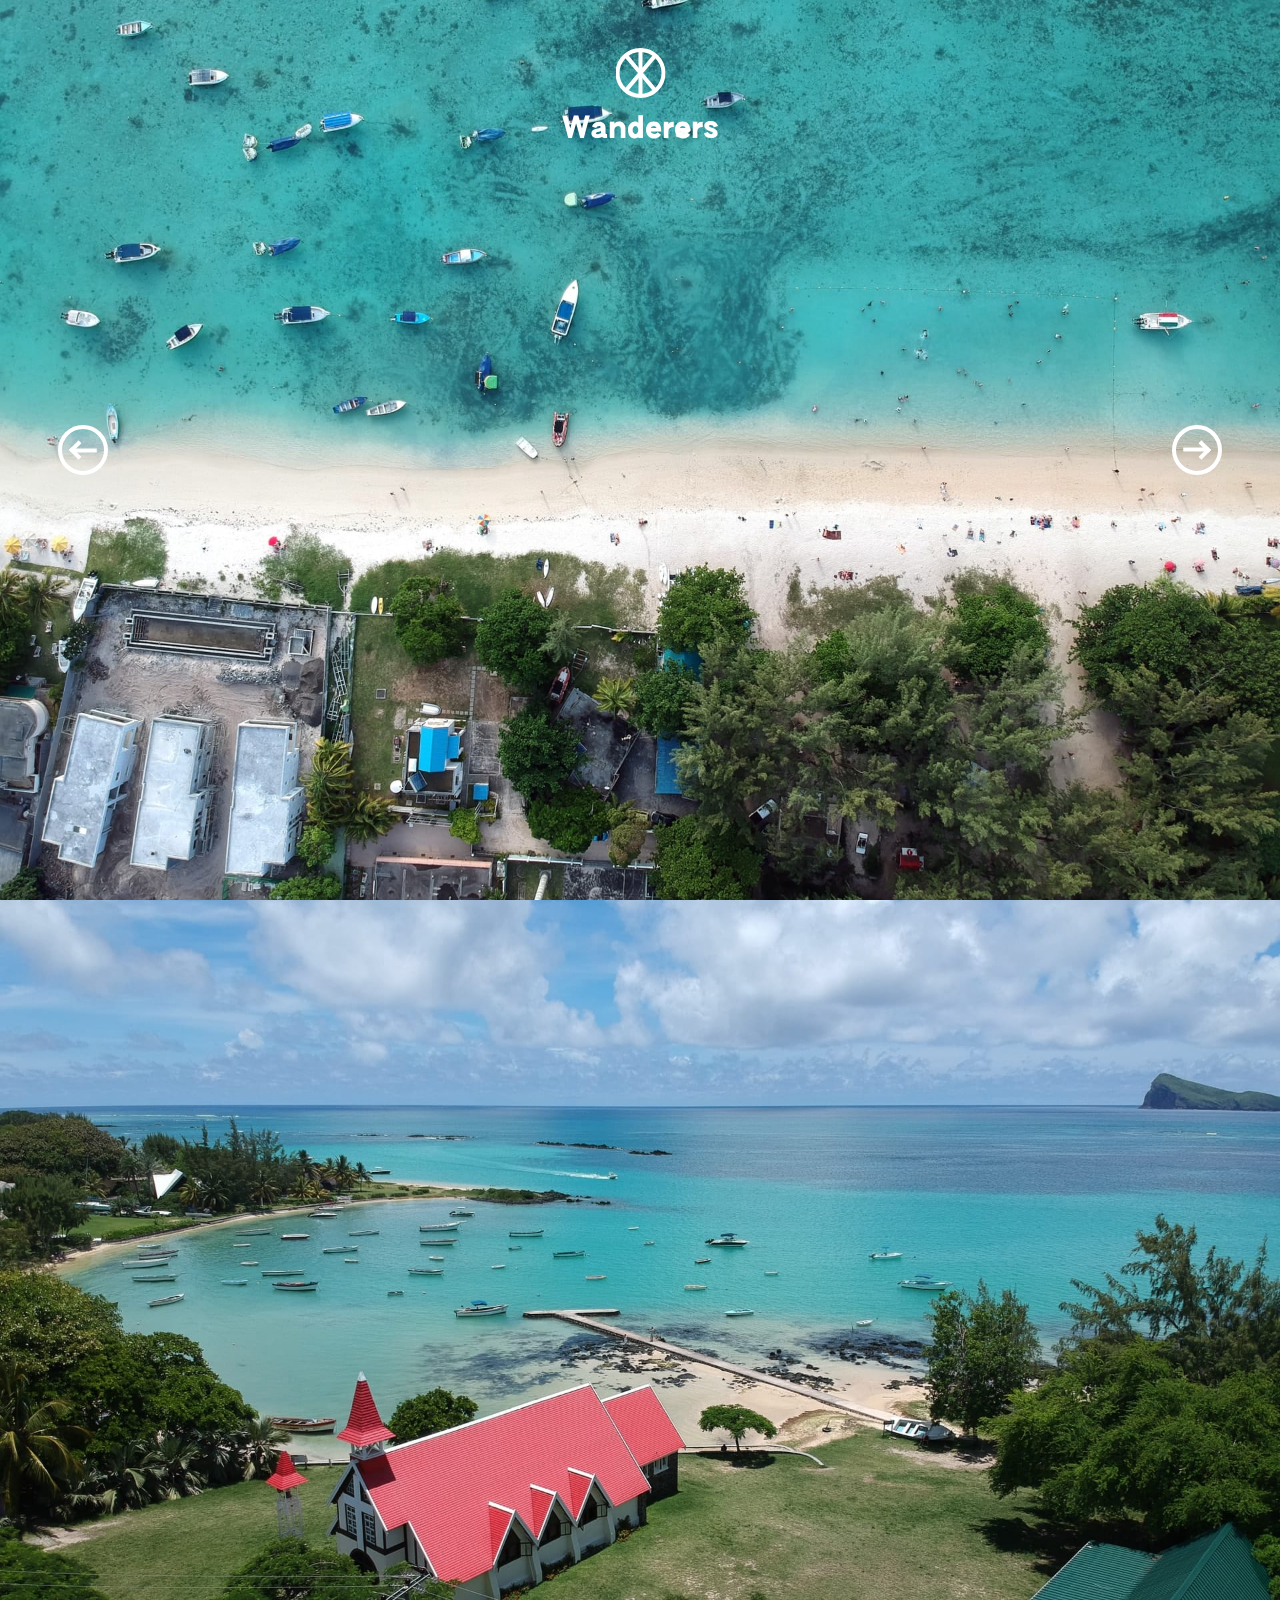
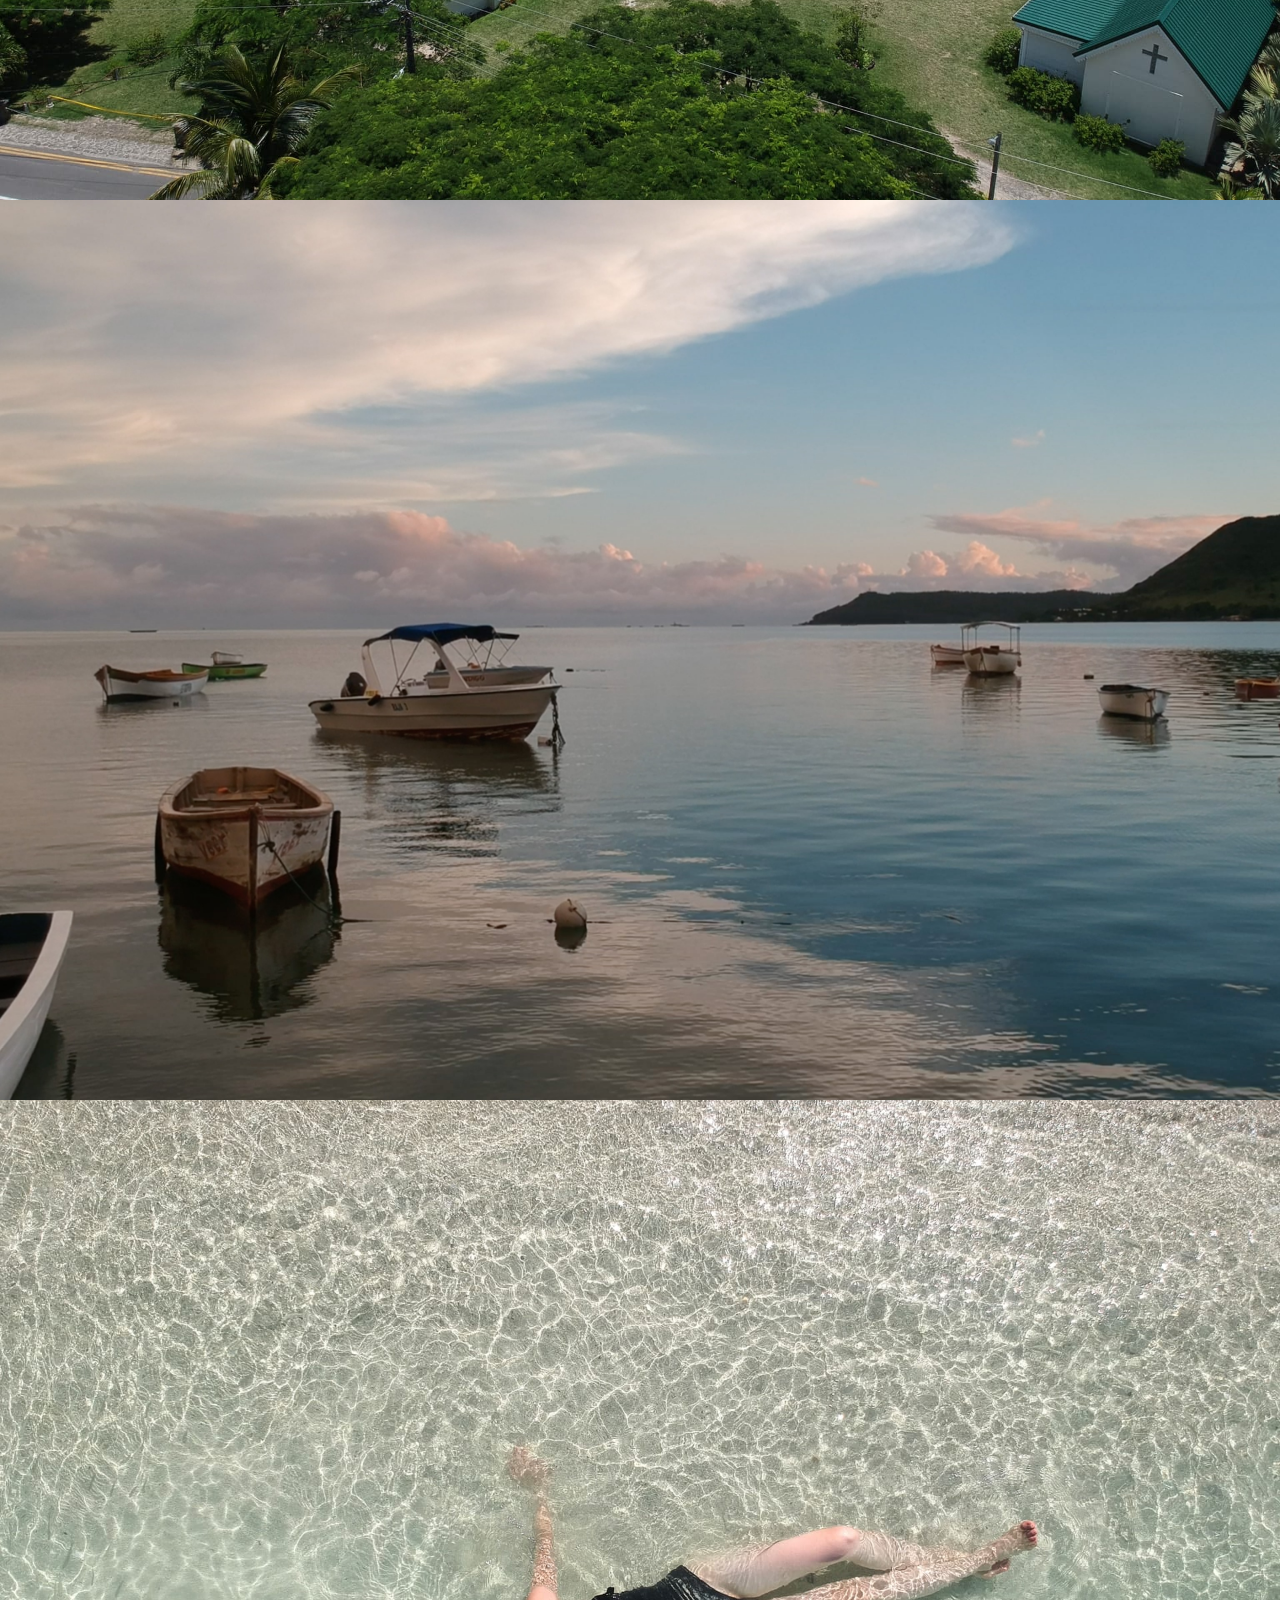
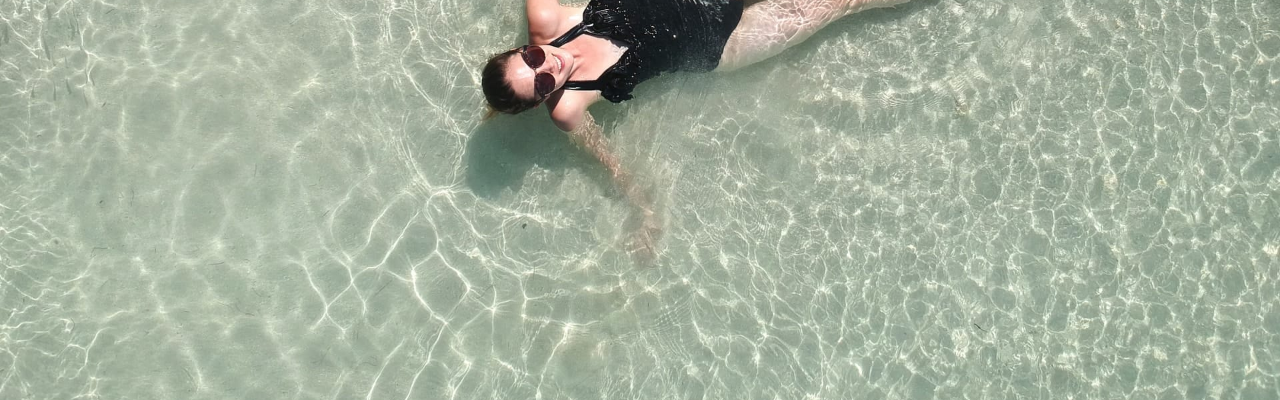
<file: index.html>
<!DOCTYPE html>
<html>
  <head>
    <meta charset="utf-8" />
    <meta name="viewport" content="width=device-width, initial-scale=1" />

    <title>Mauritius – Wanderers</title>

    <link href="./css/_base.css" rel="stylesheet" />
    <link href="./css/style.css" rel="stylesheet" />
  </head>
  <body data-barba="wrapper">
    <main data-barba="container" data-title="Mauritius">
      <header>
        <img src="./assets/logo.svg" alt="Wanderers Logo" />
        <h1>Wanderers</h1>
      </header>
      <a href="/iceland.html" class="previous">
        <span>Previous</span>
      </a>

      <a href="/hongkong.html" class="next">
        <span>Next</span>
      </a>

      <div class="photos">
        <img src="./assets/mauritius-1.jpg" />
        <img src="./assets/mauritius-2.jpg" />
        <img src="./assets/mauritius-3.jpg" />
        <img src="./assets/mauritius-4.jpg" />
      </div>
    </main>

    <script src="./js/barba.js"></script>
    <script src="./js/barba-prefetch.js"></script>
    <script src="./js/gsap.js"></script>
    <script src="./js/scripts.js"></script>
  </body>
</html>
</file>
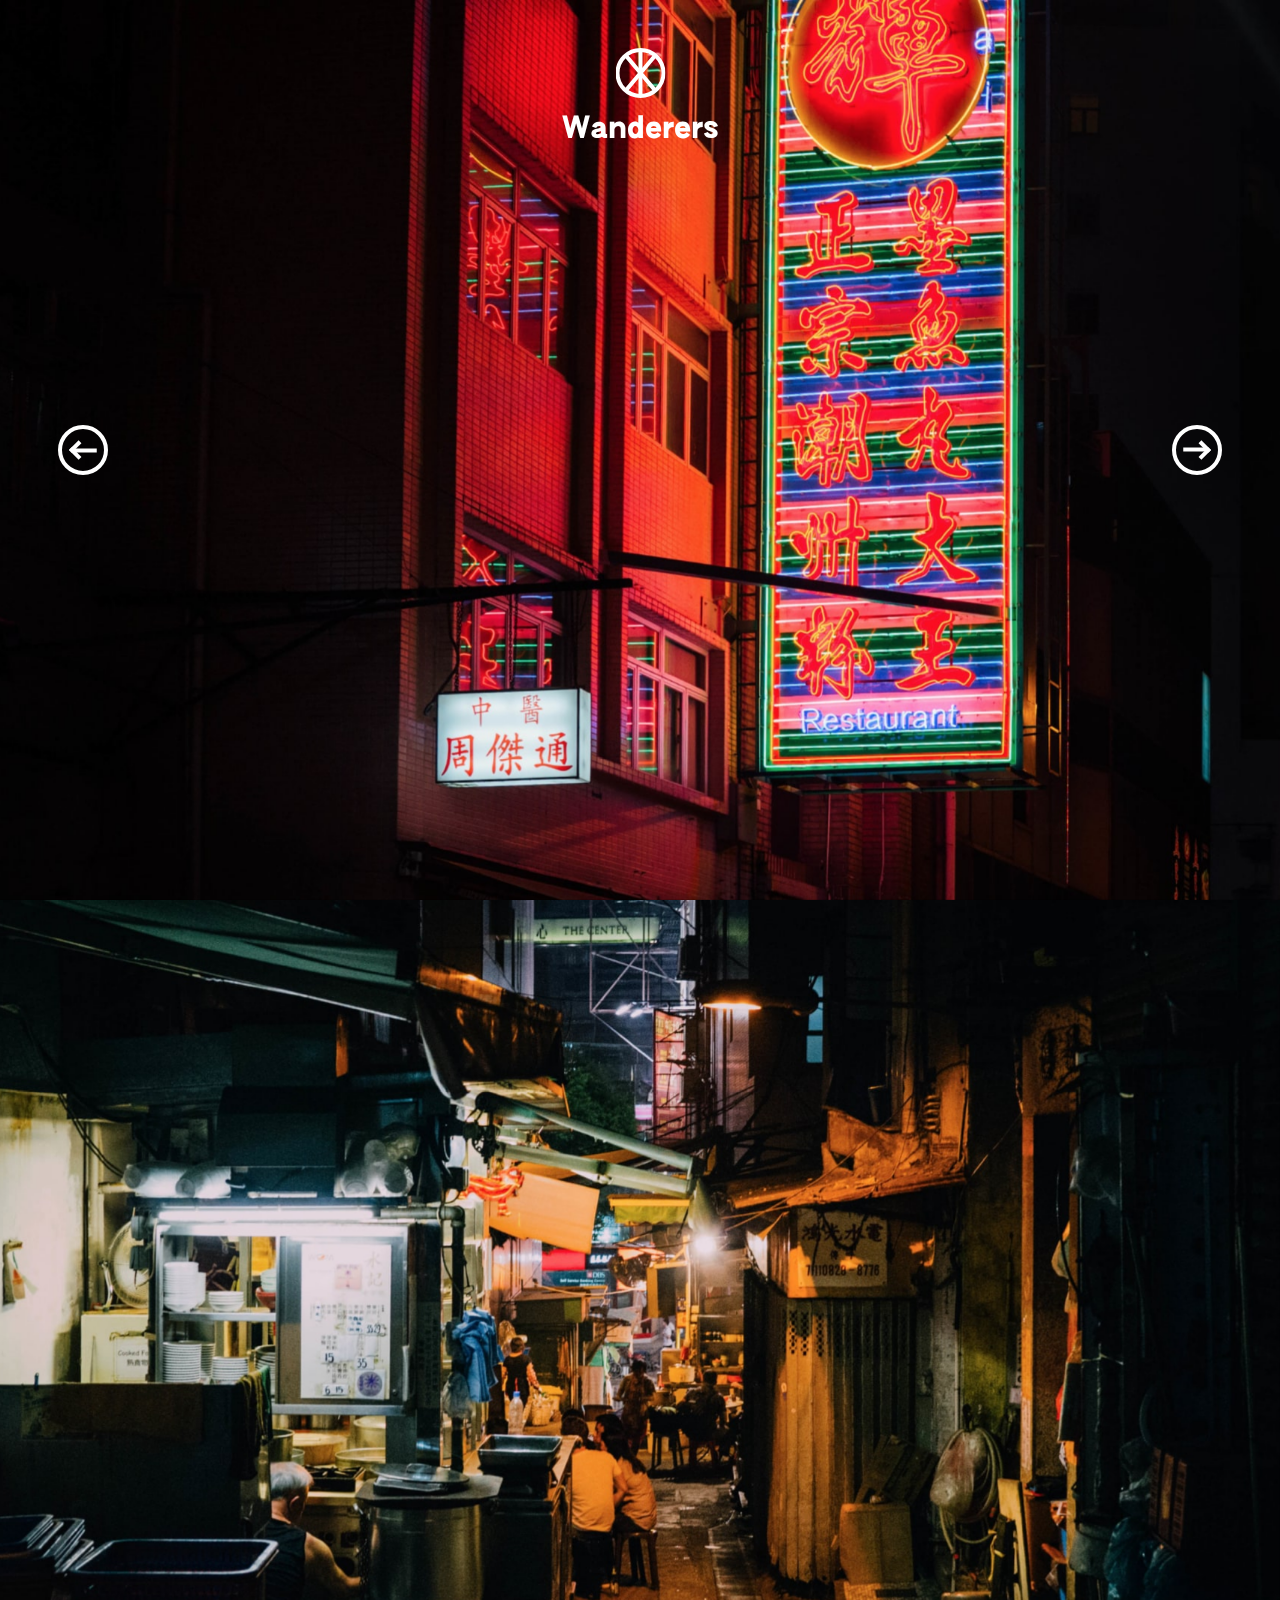
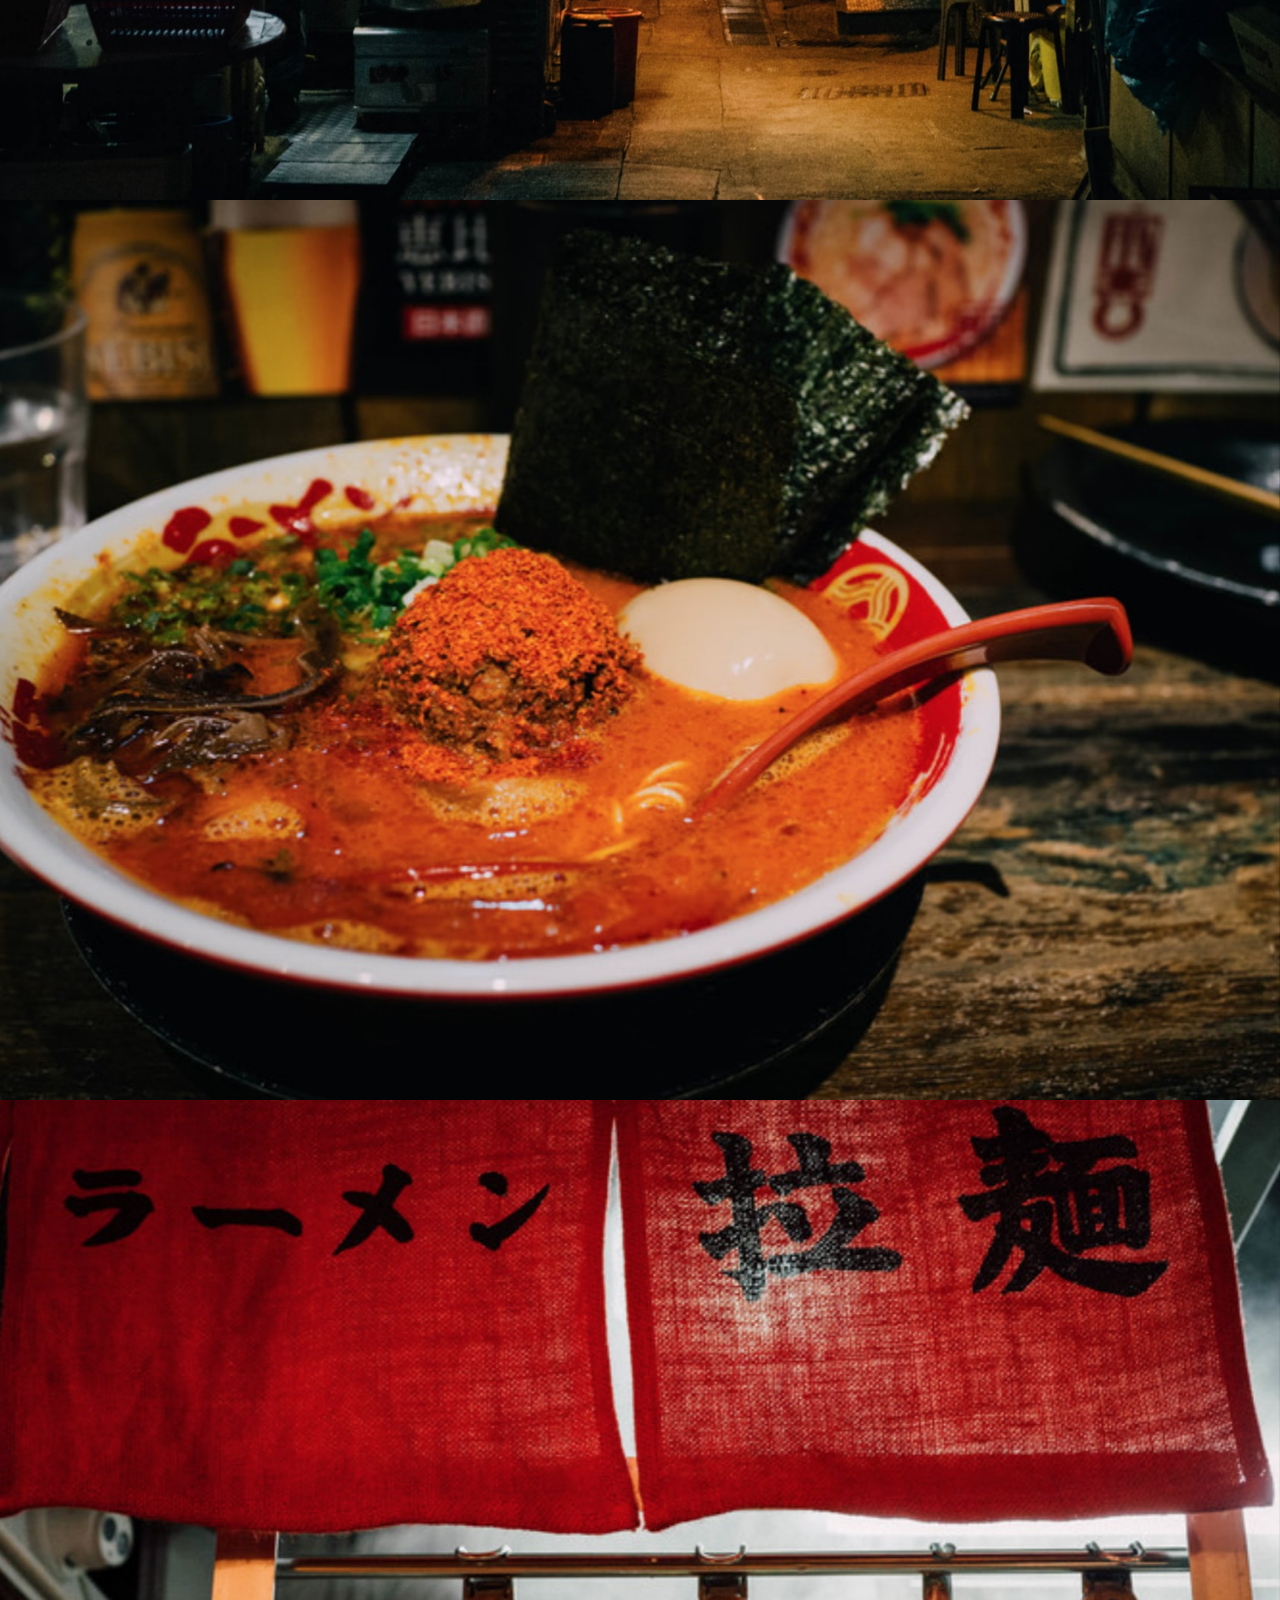
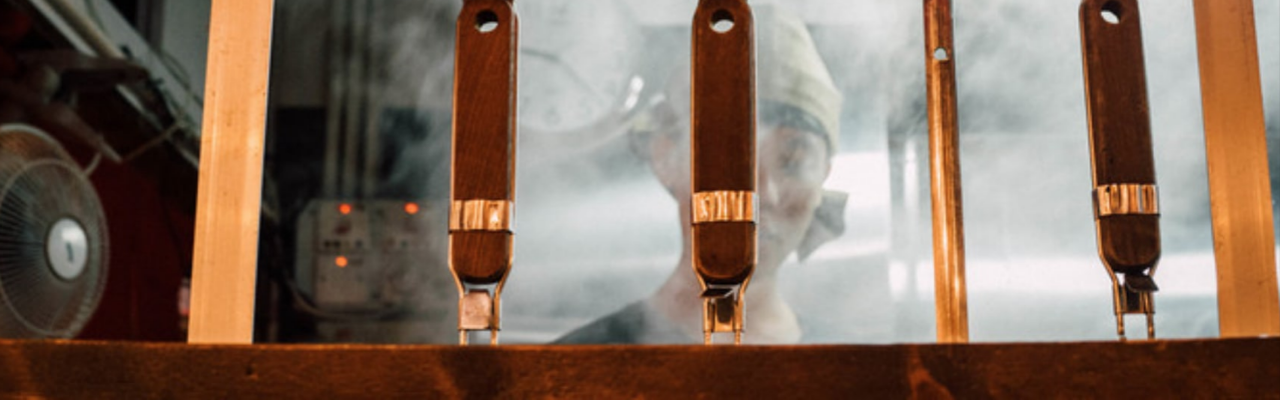
<file: hongkong.html>
<!DOCTYPE html>
<html>
  <head>
    <meta charset="utf-8" />
    <meta name="viewport" content="width=device-width, initial-scale=1" />

    <title>Hong Kong – Wanderers</title>

    <link href="./css/_base.css" rel="stylesheet" />
    <link href="./css/style.css" rel="stylesheet" />
  </head>
  <body data-barba="wrapper">
    <main data-barba="container" data-title="Hong Kong">
      <header>
        <img src="./assets/logo.svg" alt="Wanderers Logo" />
        <h1>Wanderers</h1>
      </header>

      <a href="/" class="previous">
        <span>Previous</span>
      </a>

      <a href="/iceland.html" class="next">
        <span>Next</span>
      </a>

      <div class="photos">
        <img src="./assets/hong-kong-1.jpg" />
        <img src="./assets/hong-kong-2.jpg" />
        <img src="./assets/hong-kong-3.jpg" />
        <img src="./assets/hong-kong-4.jpg" />
      </div>
    </main>

    <script src="./js/barba.js"></script>
    <script src="./js/barba-prefetch.js"></script>
    <script src="./js/gsap.js"></script>
    <script src="./js/scripts.js"></script>
  </body>
</html>
</file>
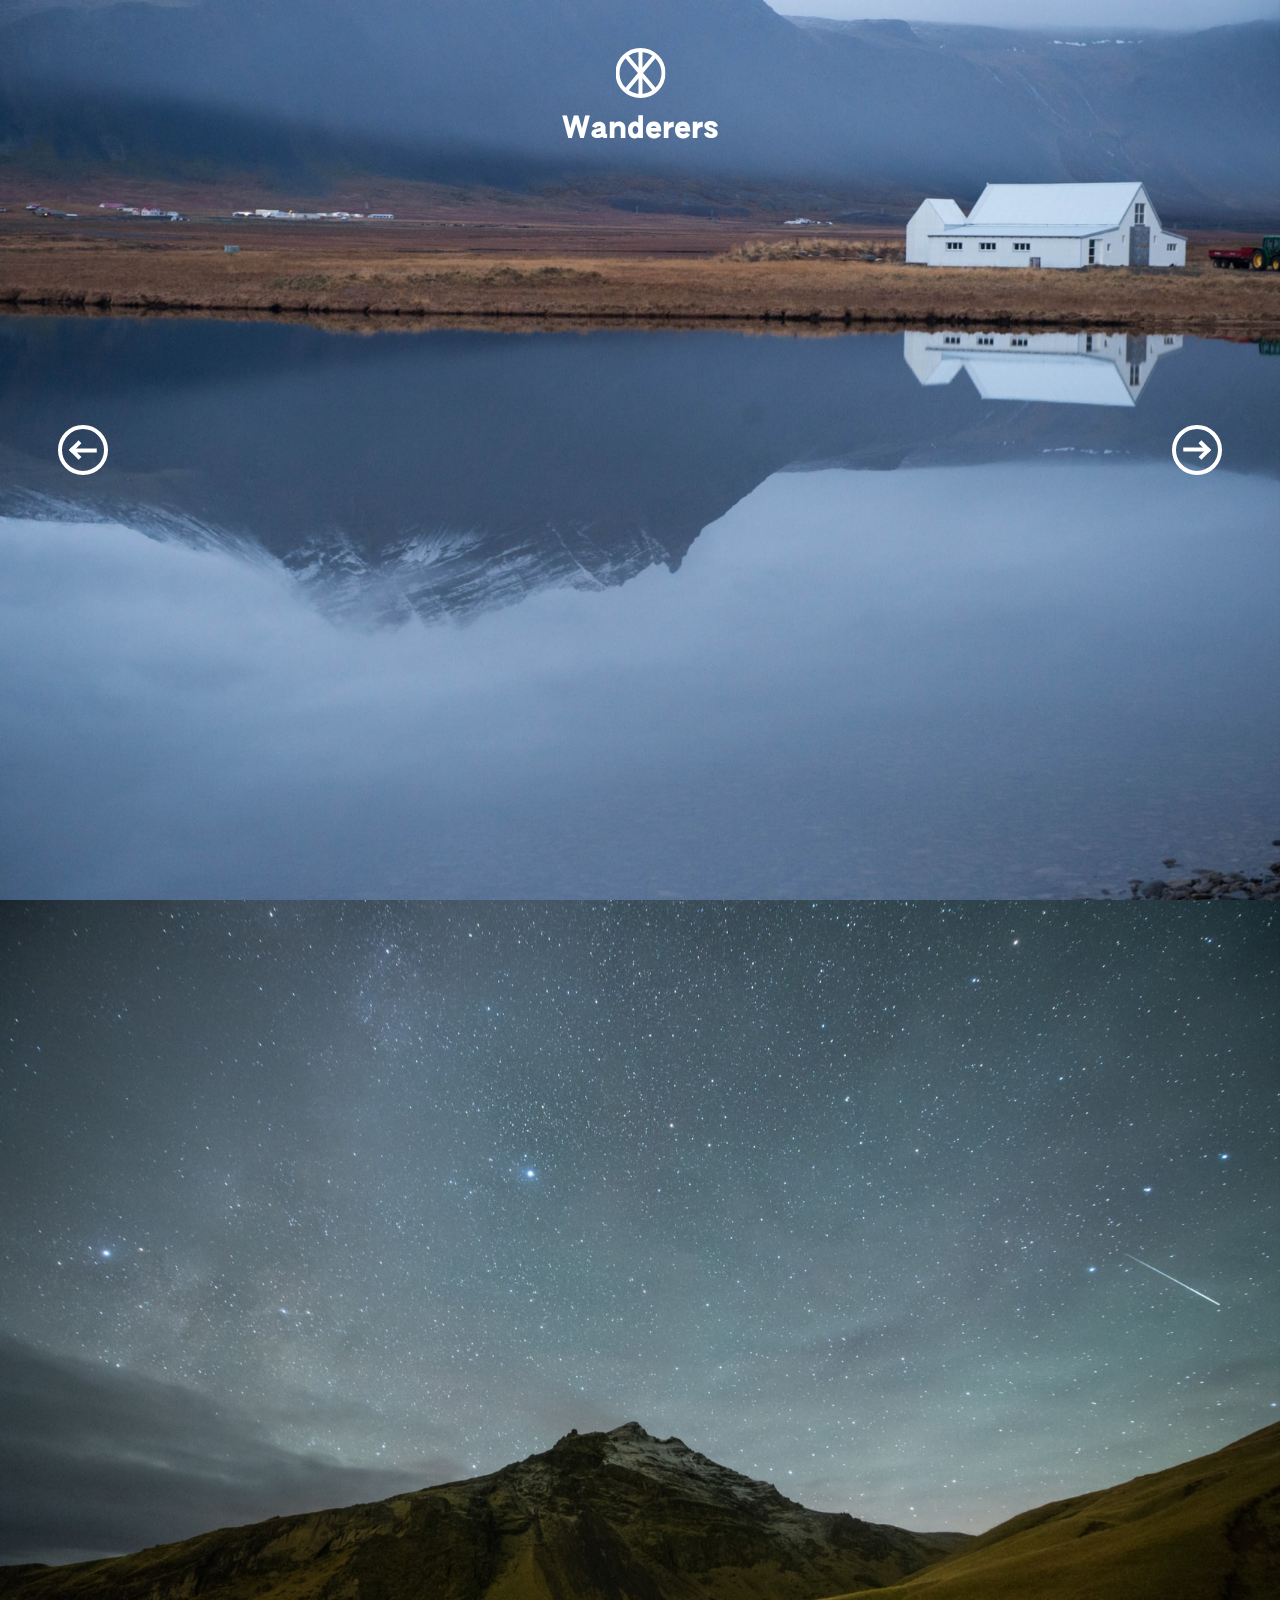
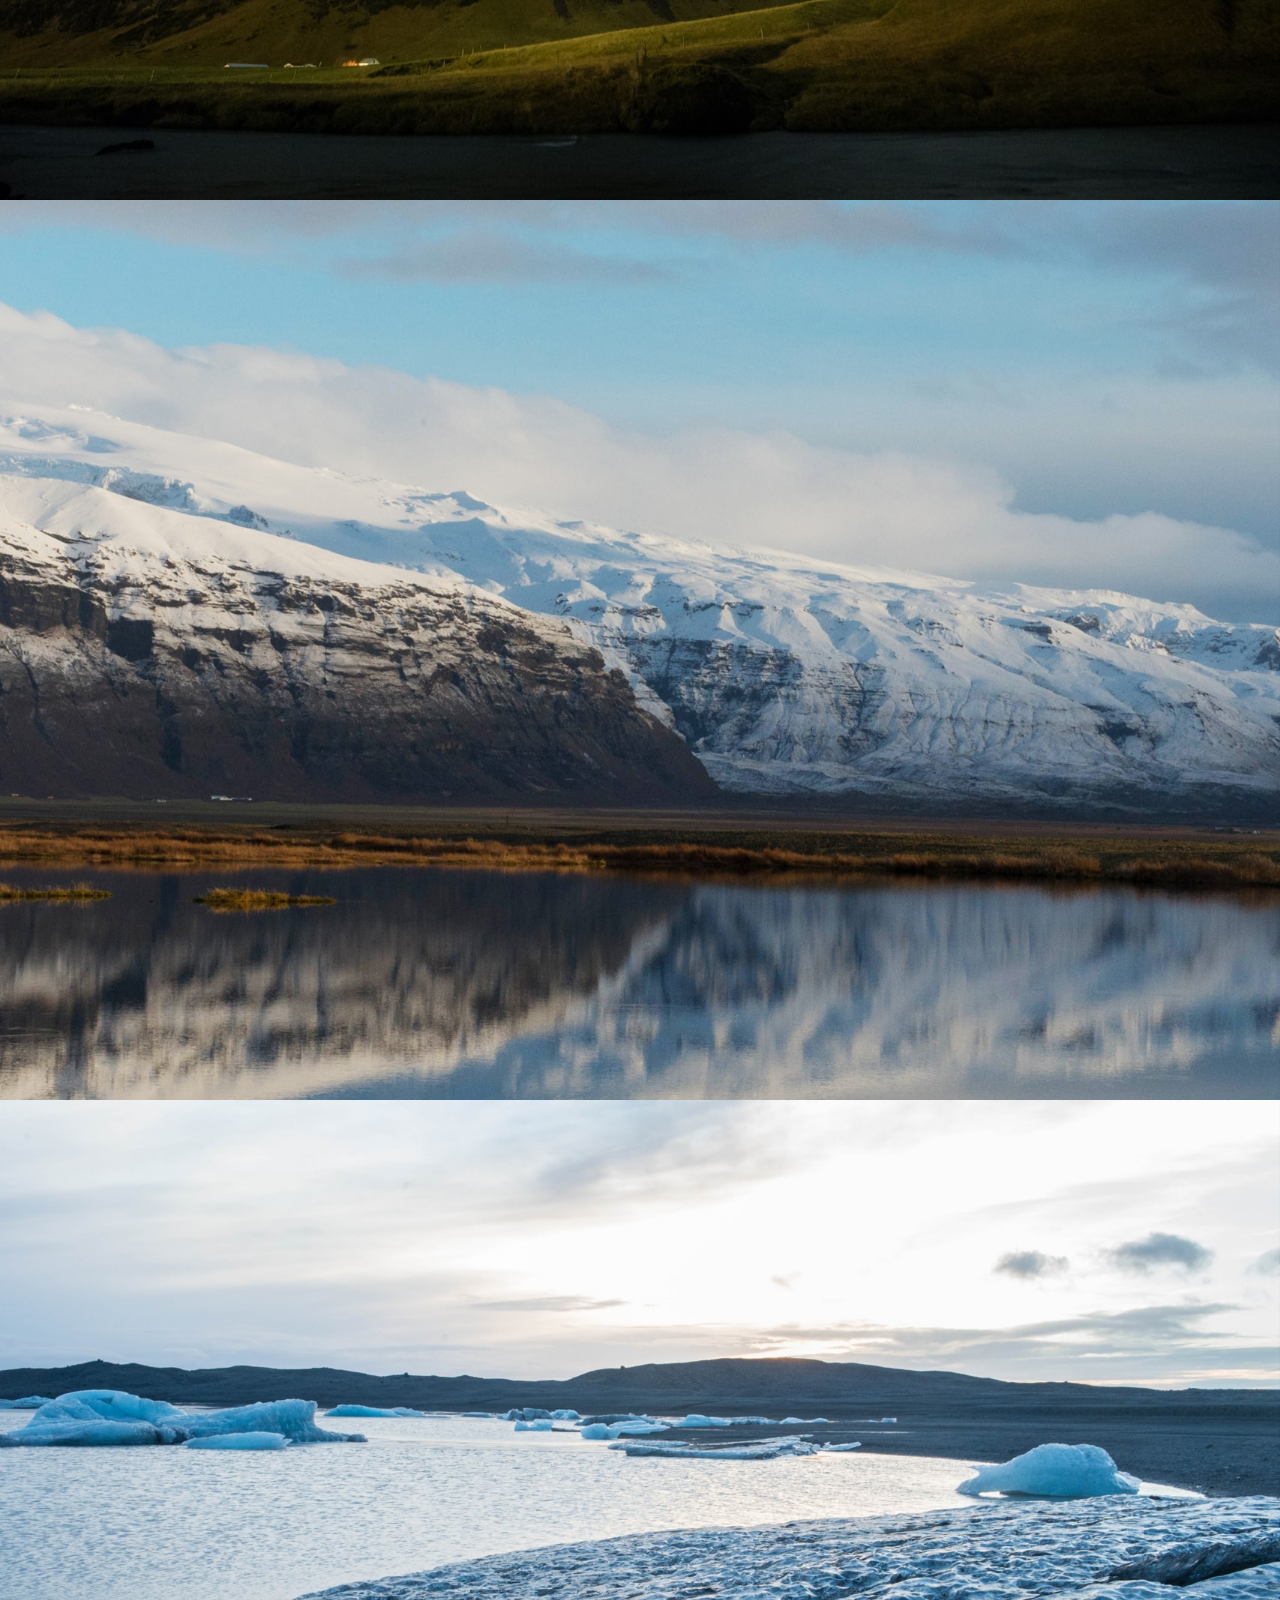
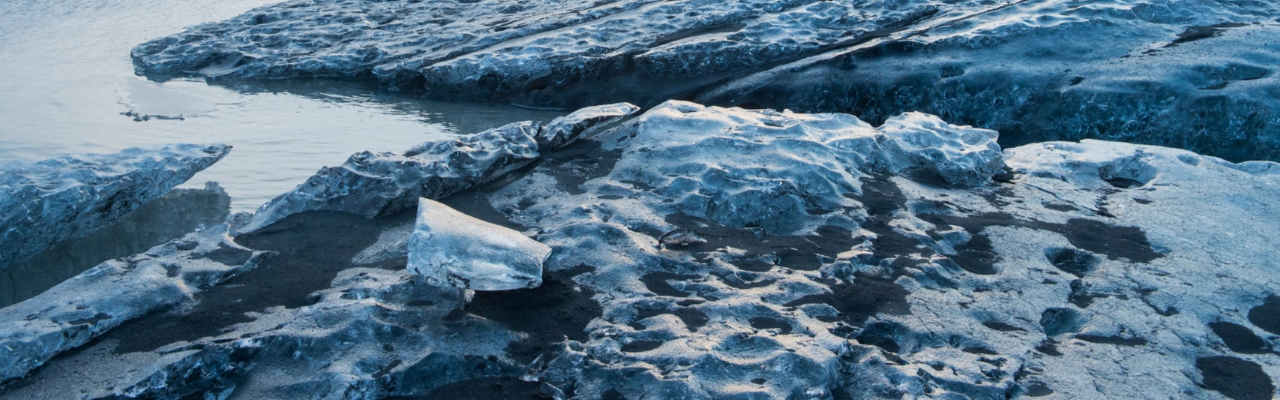
<file: iceland.html>
<!DOCTYPE html>
<html>
  <head>
    <meta charset="utf-8" />
    <meta name="viewport" content="width=device-width, initial-scale=1" />

    <title>Iceland – Wanderers</title>

    <link href="./css/_base.css" rel="stylesheet" />
    <link href="./css/style.css" rel="stylesheet" />
  </head>
  <body data-barba="wrapper">
    <main data-barba="container" data-title="Iceland">
      <header>
        <img src="./assets/logo.svg" alt="Wanderers Logo" />
        <h1>Wanderers</h1>
      </header>

      <a href="/hongkong.html" class="previous">
        <span>Previous</span>
      </a>

      <a href="/" class="next">
        <span>Next</span>
      </a>

      <div class="photos">
        <img src="./assets/iceland-1.jpg" />
        <img src="./assets/iceland-2.jpg" />
        <img src="./assets/iceland-3.jpg" />
        <img src="./assets/iceland-4.jpg" />
      </div>
    </main>

    <script src="./js/barba.js"></script>
    <script src="./js/barba-prefetch.js"></script>
    <script src="./js/gsap.js"></script>
    <script src="./js/scripts.js"></script>
  </body>
</html>
</file>
<file: css/_base.css>
html, body, div, span, applet, object, iframe,
h1, h2, h3, h4, h5, h6, p, blockquote, pre,
a, abbr, acronym, address, big, cite, code,
del, dfn, em, img, ins, kbd, q, s, samp,
small, strike, strong, sub, sup, tt, var,
b, u, i, center,
dl, dt, dd, ol, ul, li,
fieldset, form, label, legend,
table, caption, tbody, tfoot, thead, tr, th, td,
article, aside, canvas, details, embed,
figure, figcaption, footer, header, hgroup,
menu, nav, output, ruby, section, summary,
time, mark, audio, video {
  margin: 0;
  padding: 0;
  border: 0;
  font-size: 100%;
  font: inherit;
  vertical-align: baseline;
}

article, aside, details, figcaption, figure,
footer, header, hgroup, menu, nav, section {
  display: block;
}
body {
  line-height: 1;
}
ol, ul {
  list-style: none;
}
blockquote, q {
  quotes: none;
}
blockquote:before, blockquote:after,
q:before, q:after {
  content: '';
  content: none;
}
table {
  border-collapse: collapse;
  border-spacing: 0;
}

img, iframe {
  vertical-align: bottom;
  max-width: 100%;
}

input, textarea, select {
  font: inherit;
}

* {
  -webkit-box-sizing: border-box;
  -moz-box-sizing: border-box;
  box-sizing: border-box;
  -webkit-font-smoothing: antialiased;
  text-rendering: optimizeLegibility;
}
</file>
<file: css/style.css>
@font-face {
  font-family: Authentic Sans;
  src: url(../assets/authentic-sans-150.woff2),
    url(../assets/authentic-sans-150.woff);
}

@keyframes spin {
  0% {
    transform: rotate(0);
  }
  100% {
    transform: rotate(360deg);
  }
}

body {
  font-family: Authentic Sans, Arial;
  font-size: 30px;
  line-height: 1.5;
  text-align: center;

  background-color: #000000;
  color: #ffffff;
}

header {
  position: fixed;
  top: 48px;
  left: 50%;
  transform: translate(-50%, 0);
  z-index: 1;
}

header img {
  animation: spin 30s infinite linear;
}

header h1 {
  margin: 10px 0 0 0;
}

a.previous,
a.next {
  position: fixed;
  top: 50%;
  width: 70px;
  height: 70px;
  transform: translate(0, -50%);
  transition: left 0.25s, right 0.25s, width 0.25s;
  background-repeat: no-repeat;
  background-position: center center;
  background-size: auto 50px;
  z-index: 1;
}

a.previous {
  left: 48px;
  background-image: url(../assets/arrow-left.svg);
}

a.next {
  right: 48px;
  background-image: url(../assets/arrow-right.svg);
}

a.previous:hover {
  left: 28px;
  width: 90px;
}

a.next:hover {
  right: 28px;
  width: 90px;
}

a.previous span,
a.next span {
  display: none;
}

.photos img {
  position: -webkit-sticky;
  position: sticky;
  top: 0;
  width: 100%;
  height: 100vh;
  object-fit: cover;
}

.wiper {
  position: fixed;
  top: 0;
  left: 0;
  width: 100%;
  height: 100%;
  background-color: #000000;
  z-index: 2;
  transform: translate(-100%, 0);

  display: flex;
  flex-direction: column;
  align-items: center;
  justify-content: center;
}

.wiper img {
  width: 75px;
  animation: spin 5s infinite linear;
}

.wiper div {
  margin: 10px 0 0 0;
  height: 90px;
  overflow: hidden;
}

.wiper h2 {
  font-size: 60px;
  height: 90px;
}
</file>
